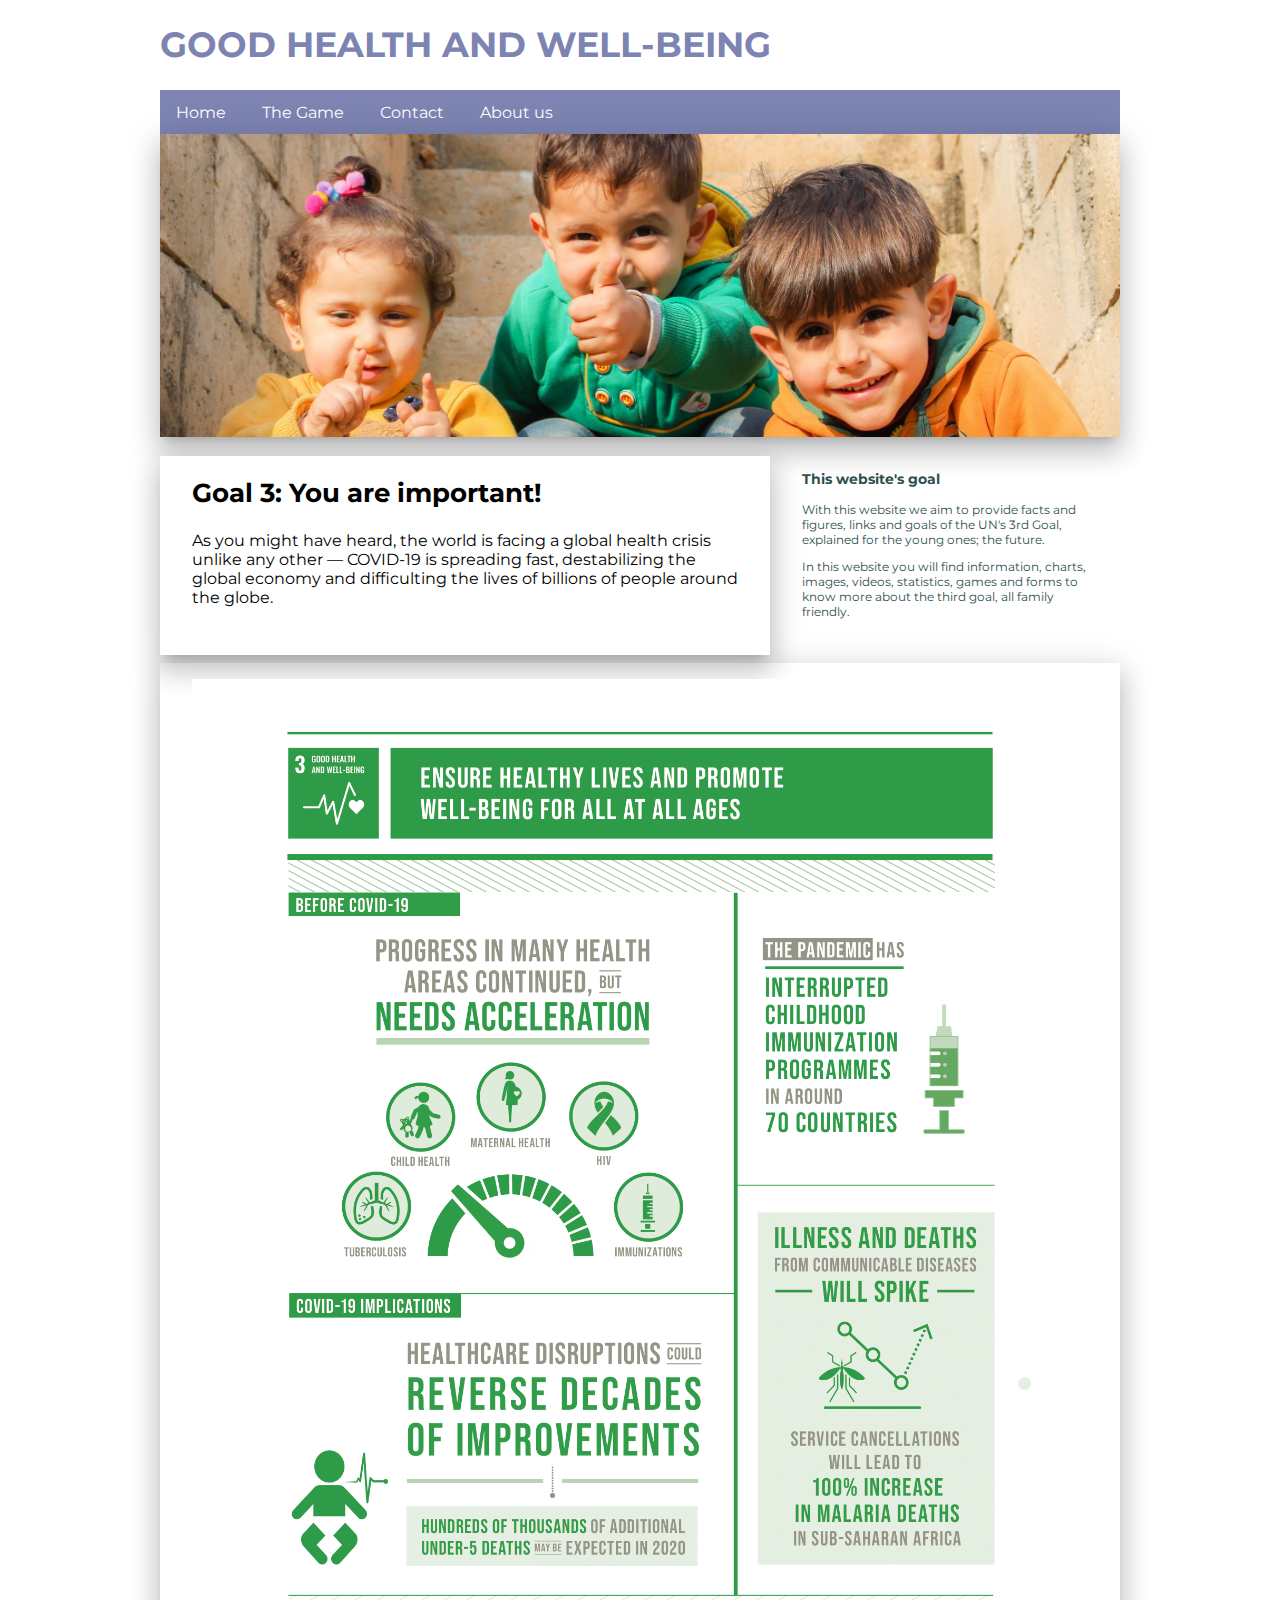
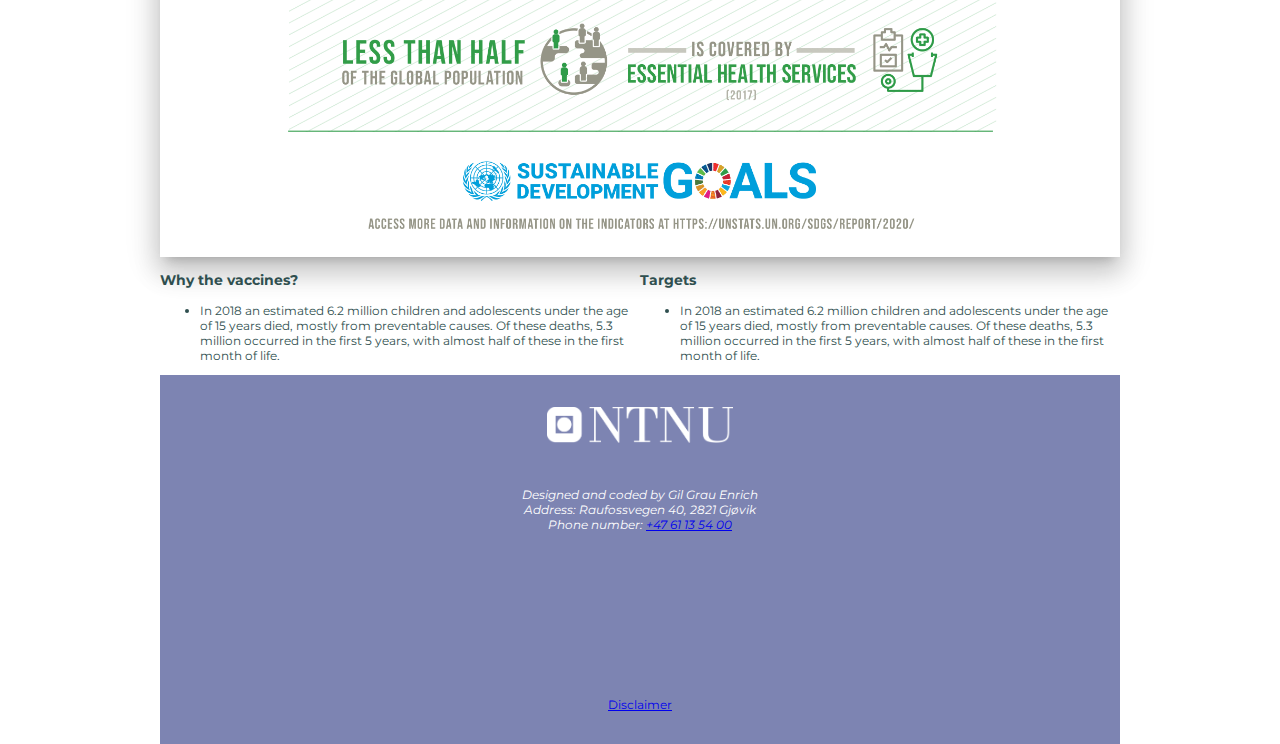
<file: index.html>
<!DOCTYPE html>
<html lang="en" dir="ltr">
  <head>
    <meta charset="utf-8">
    <meta name="description" content="Goal 3 of the United Nations">
    <meta name="keywords" content="UN, health, COVID-19">
    <meta name="author" content="Gil Grau">
    <meta name="viewport" content="width=device-width, initial-scale=1.0">
    <title>Oblig 3</title>
    <link rel="stylesheet" href="./styles/styles.css">
  </head>
  <body>
    <header>
    <h1>Good Health and Well-Being</h1>
    <ul>
      <li>
        <a href="./index.html">Home</a>
      </li>
      <li>
        <a href="./html/game.html">The Game</a>
      </li>
      <li>
        <a href="./html/engage.html">Contact</a>
      </li>
      <li>
        <a href="./html/about.html">About us</a>
      </li>
    </ul>
    </header>
    <main>
      <img class="imgheader" src="./img/children.jpg" alt="three children smiling" title="Three children smiling at the camera">
      <div class="container">
        <article class ="col1">
          <h2>Goal 3: You are important!</h2>
          <p>As you might have heard, the world is facing a global health crisis unlike any other — COVID-19 is spreading fast, destabilizing the global economy and difficulting the lives of billions of people around the globe. </p>
          <!--<p class="important">That's why we need your help.</p>-->
        </article>
        <article class ="col2">
          <h3>This website's goal</h3>
          <p>With this website we aim to provide facts and figures, links and goals of the UN's 3rd Goal, explained for the young ones; the future.</p>
          <p>In this website you will find information, charts, images, videos, statistics, games and forms to know more about the third goal, all family friendly.</p>
        </article>
      </div>
      <div>
        <a href="./img/info.png" target="_blank"><img src="img/info.png" alt="infographic detailing facts about goal 3." title="The inphographic detailing goal 3 of the United Nations">
        </a>
      
      </div>
      <div class="container">
        <article>
          <h3>Why the vaccines?</h3>
          <ul>
            <li>In 2018 an estimated 6.2 million children and adolescents under the age of 15 years died, mostly from preventable causes. Of these deaths, 5.3 million occurred in the first 5 years, with almost half of these in the first month of life.</li>
          </ul>
        </article>
        <article>
          <h3>Targets</h3>
          <ul>
            <li>In 2018 an estimated 6.2 million children and adolescents under the age of 15 years died, mostly from preventable causes. Of these deaths, 5.3 million occurred in the first 5 years, with almost half of these in the first month of life.</li>
          </ul>
        </article>
      </article>
    </main>
    <footer>
      <div class="imgfooter">
        <img src="img/ntnu_logo.png">
      </div>
      <address>
        <p>Designed and coded by Gil Grau Enrich<br>Address: Raufossvegen 40, 2821 Gjøvik <br>Phone number: <a href="tel:+4761135400">+47 61 13 54 00</a></p>
        <div class="mapouter">
          <div class="gmap_canvas">
            <iframe width=100% height=100% id="gmap_canvas" src="https://maps.google.com/maps?q=Raufossvegen%2040,%202821%20Gj%C3%B8vik&t=&z=13&ie=UTF8&iwloc=&output=embed" frameborder="0" scrolling="no" marginheight="0" marginwidth="0"></iframe>
            <br>
            <style>
              .mapouter{position:relative;text-align:right;height:100%;width:100%;}
            </style>
            <style>
              .gmap_canvas {overflow:hidden;background:none!important;height:100%;width:100%;}
            </style>
          </div>
        </div>
      </address>
      <a href="./html/disclaimer.html">Disclaimer</a>
    </footer>
  </body>
</html>
</file>
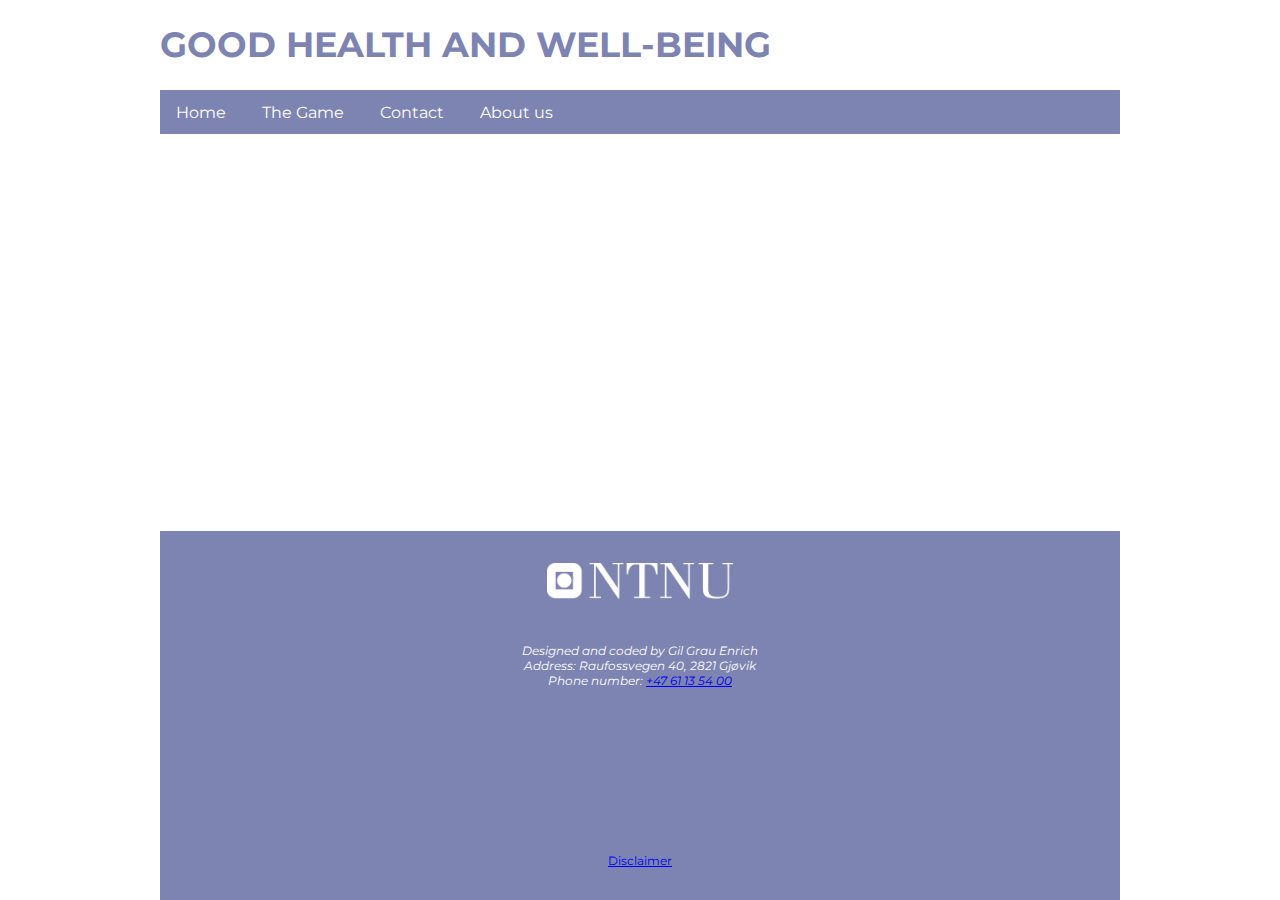
<file: html/about.html>
<!DOCTYPE html>
<html>
<head>
    <meta charset="utf-8">
    <title>About</title>
    <link rel="stylesheet" href="../styles/styles.css">
</head>
<body>
    <header>
        <h1>Good Health and Well-Being</h1>
        <ul>
          <li>
            <a href="../index.html">Home</a>
          </li>
          <li>
            <a href="./game.html">The Game</a>
          </li>
          <li>
            <a href="./engage.html">Contact</a>
          </li>
          <li>
            <a href="./about.html">About us</a>
          </li>
        </ul>
    </header>
    <main>

    </main>
    <footer>
      <div class="imgfooter">
        <img src="../img/ntnu_logo.png">
      </div>
      <address>
        <p>Designed and coded by Gil Grau Enrich<br>Address: Raufossvegen 40, 2821 Gjøvik <br>Phone number: <a href="tel:+4761135400">+47 61 13 54 00</a></p>
        <div class="mapouter">
          <div class="gmap_canvas">
            <iframe width=100% height=100% id="gmap_canvas" src="https://maps.google.com/maps?q=Raufossvegen%2040,%202821%20Gj%C3%B8vik&t=&z=13&ie=UTF8&iwloc=&output=embed" frameborder="0" scrolling="no" marginheight="0" marginwidth="0"></iframe>
            <br>
            <style>
              .mapouter{position:relative;text-align:right;height:100%;width:100%;}
            </style>
            <style>
              .gmap_canvas {overflow:hidden;background:none!important;height:100%;width:100%;}
            </style>
          </div>
        </div>
      </address>
      <a href="./html/disclaimer.html">Disclaimer</a>
    </footer>
</body>
</html>
</file>
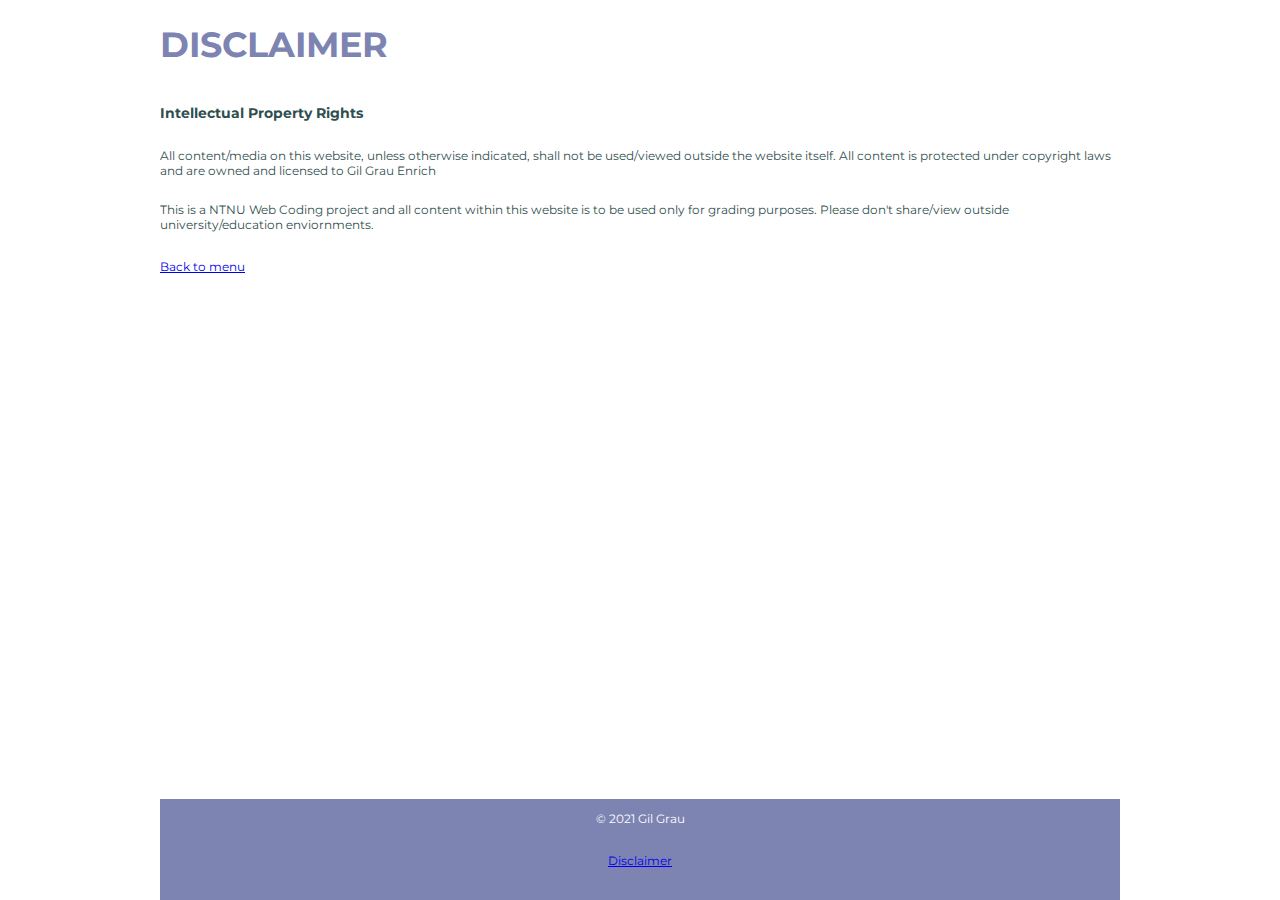
<file: html/disclaimer.html>
<!DOCTYPE html>
<html lang="en">
    <head>
        <title>Disclaimer</title>
        <link rel="stylesheet" href="../styles/styles.css">
        <meta charset="UTF-8" >
        <meta name="description" content="Gil Grau Portfolio">
        <meta name="keywords" content="Portfolio, Student, HTML">
        <meta name="author" content="Gil Grau">
        <meta name="viewport" content="width=device-width, initial-scale=1.0">
    </head>
    <body>
        <!--Did the copyright thing because most webs have it-->
        <h1>DISCLAIMER</h1>
        <h3>Intellectual Property Rights</h3>
        <p>All content/media on this website, unless otherwise indicated, shall not be used/viewed outside the website itself. All content is protected under copyright laws and are owned and licensed to Gil Grau Enrich</p>
        <p>This is a NTNU Web Coding project and all content within this website is to be used only for grading purposes. Please don't share/view outside university/education enviornments.</p><br>
        <a href="../index.html">Back to menu</a>
        <footer>
            <p>&copy; 2021 Gil Grau </p><br>
            <a href="./copyright.html">Disclaimer</a>
        </footer>
    </body>
</html>
</file>
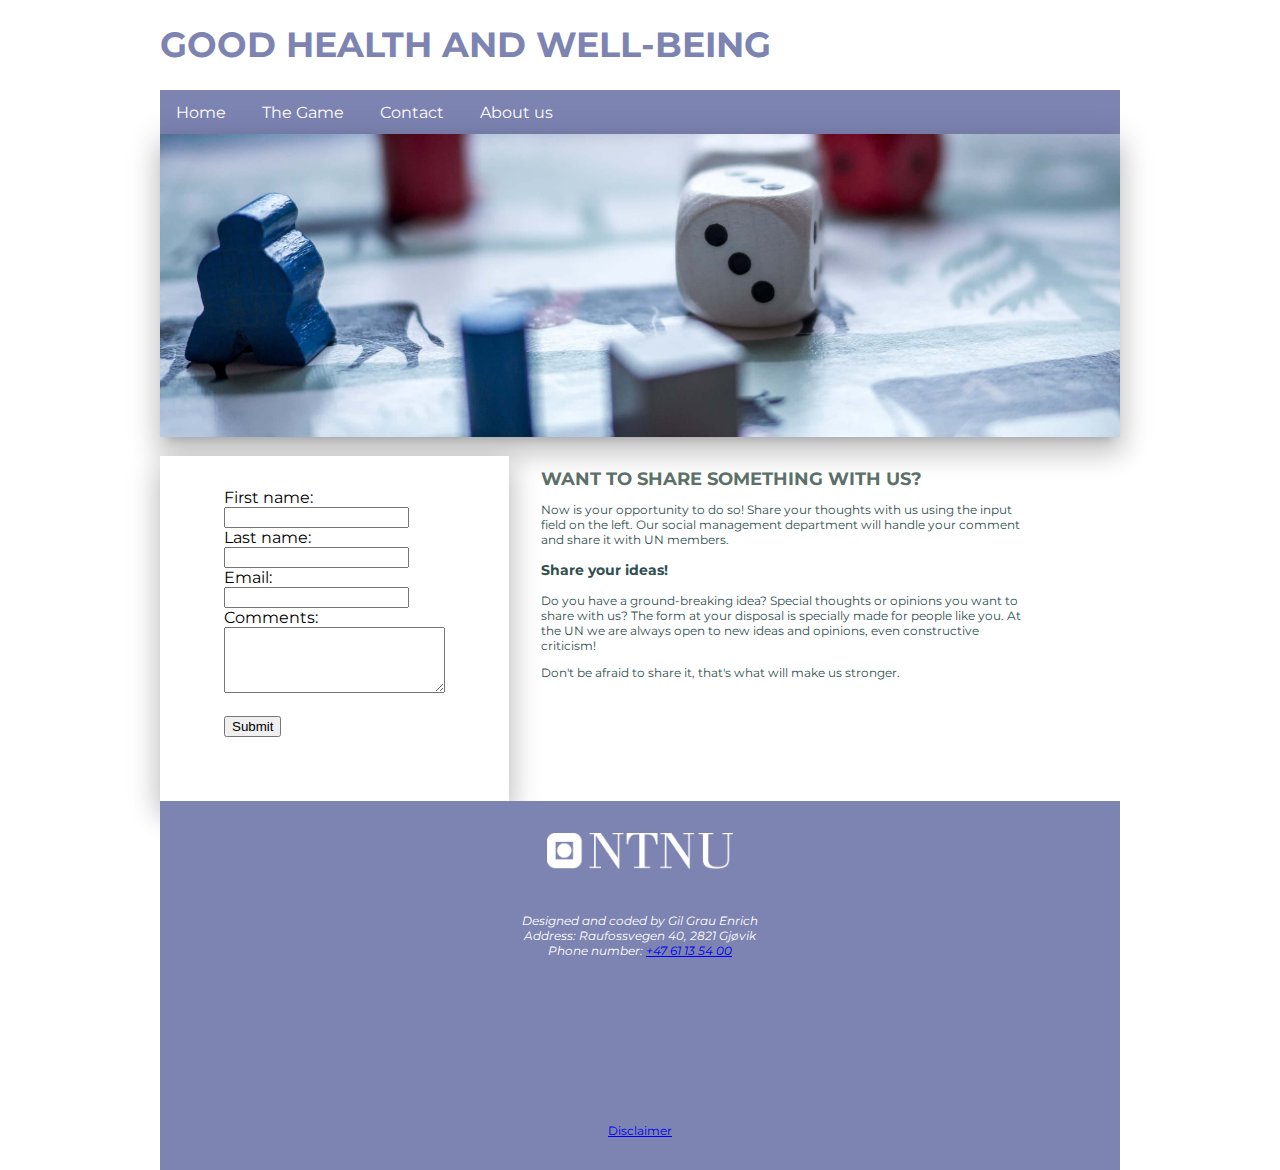
<file: html/engage.html>
<!DOCTYPE html>
<html>
<head>
    <meta charset="utf-8">
    <title>Contact</title>
    <link rel="stylesheet" href="../styles/styles.css">
</head>
<body>
    <header>
        <h1>Good Health and Well-Being</h1>
        <ul>
          <li>
            <a href="../index.html">Home</a>
          </li>
          <li>
            <a href="./game.html">The Game</a>
          </li>
          <li>
            <a href="./engage.html">Contact</a>
          </li>
          <li>
            <a href="./about.html">About us</a>
          </li>
        </ul>
    </header>
    <main>
      <img class="imgheader" src="../img/games-min.jpg" alt="GAme equipment" title="Dices and game pieces,ready to play!">
        <div class="container">
            <article class="col1">
                <form action="">
                    <label for="fname">First name:</label><br>
                    <input type="text" id="fname" name="fname"><br>
                    <label for="lname">Last name:</label><br>
                    <input type="text" id="lname" name="lname"><br>
                    <label for="mail">Email:</label><br>
                    <input type="text" id="mail" name="mail"><br>
                    <label>Comments:</label><br>
                    <textarea rows="4" cols="25">
                    </textarea><br><br>
                    <input type="submit" value="Submit">
                </form> 
            </article>
            <article class="col2">
                <h1 class="other">Want to share something with us?</h1>
                <p>Now is your opportunity to do so! Share your thoughts with us using the input field on the left. Our social management department will handle your comment and share it with UN members.</p>
                <h3>Share your ideas!</h3>
                <p>Do you have a ground-breaking idea? Special thoughts or opinions you want to share with us? The form at your disposal is specially made for people like you. At the UN we are always open to new ideas and opinions, even constructive criticism!</p>
                <p>Don't be afraid to share it, that's what will make us stronger.</p>
            </article>
        </div>
    </main>
    <footer>
      <div class="imgfooter">
        <img src="../img/ntnu_logo.png">
      </div>
      <address>
        <p>Designed and coded by Gil Grau Enrich<br>Address: Raufossvegen 40, 2821 Gjøvik <br>Phone number: <a href="tel:+4761135400">+47 61 13 54 00</a></p>
        <div class="mapouter">
          <div class="gmap_canvas">
            <iframe width=100% height=100% id="gmap_canvas" src="https://maps.google.com/maps?q=Raufossvegen%2040,%202821%20Gj%C3%B8vik&t=&z=13&ie=UTF8&iwloc=&output=embed" frameborder="0" scrolling="no" marginheight="0" marginwidth="0"></iframe>
            <br>
            <style>
              .mapouter{position:relative;text-align:right;height:100%;width:100%;}
            </style>
            <style>
              .gmap_canvas {overflow:hidden;background:none!important;height:100%;width:100%;}
            </style>
          </div>
        </div>
      </address>
      <a href="./html/disclaimer.html">Disclaimer</a>
    </footer>
</body>
</html>
</file>
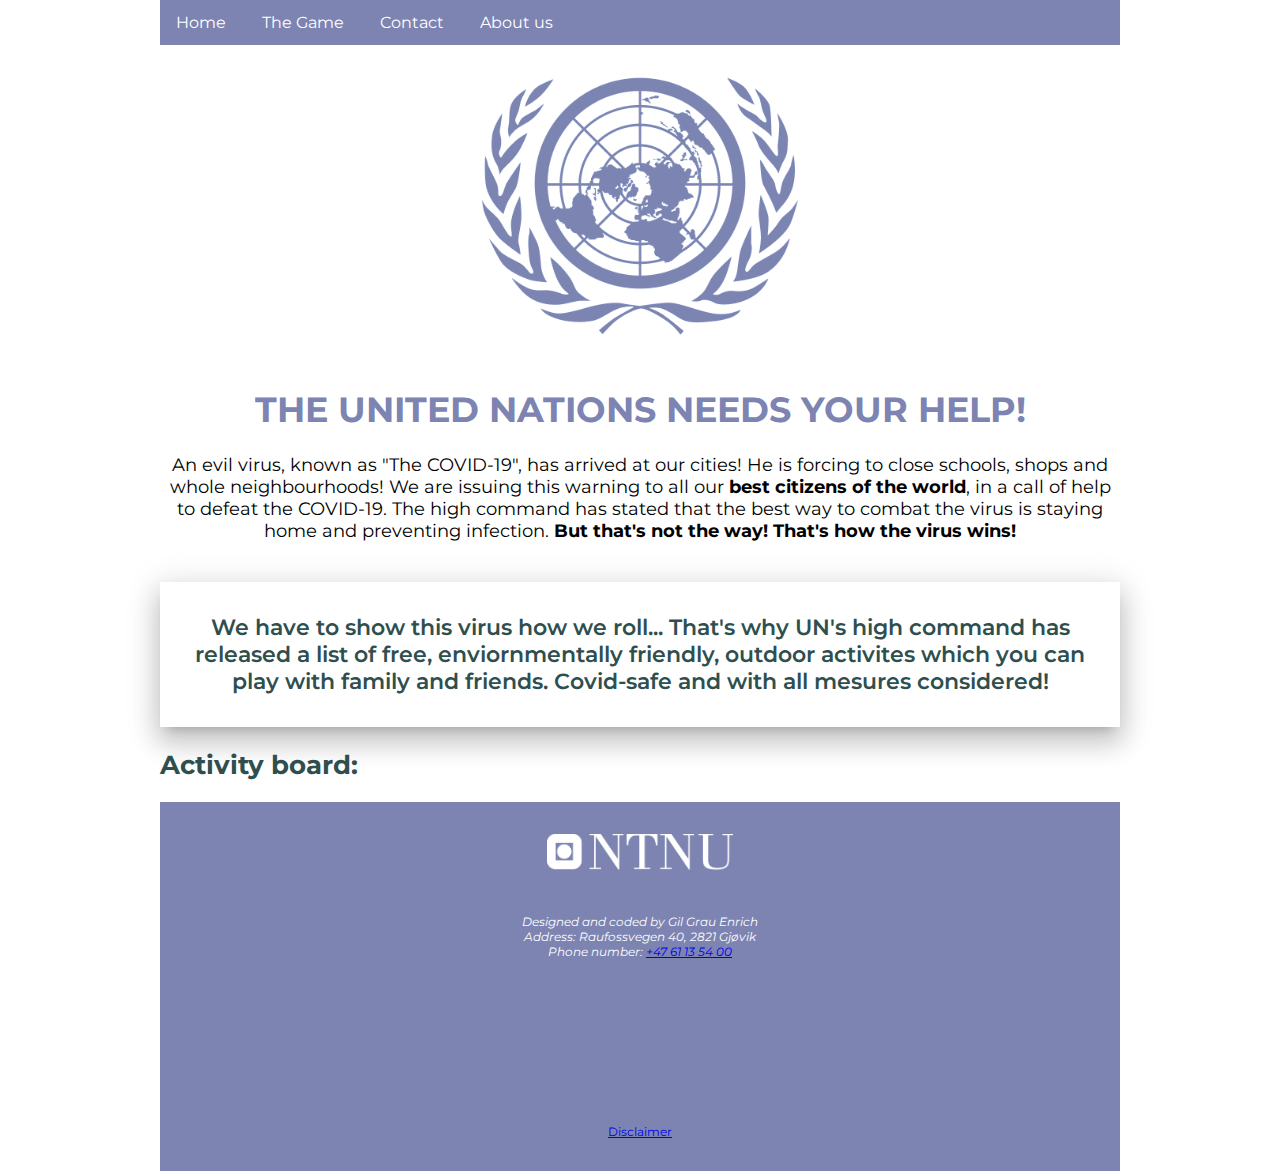
<file: html/game.html>
<!DOCTYPE html>
<html>
<head>
    <meta charset="utf-8">
    <title>The Game</title>
    <link rel="stylesheet" href="../styles/styles.css">
</head>
<body>
    <header>
        <ul>
          <li>
            <a href="../index.html">Home</a>
          </li>
          <li>
            <a href="./game.html">The Game</a>
          </li>
          <li>
            <a href="./engage.html">Contact</a>
          </li>
          <li>
            <a href="./about.html">About us</a>
          </li>
        </ul>
    </header>
    <main>
        <article class="important">
          <img src="../img/logo.png">
          <h1>The United Nations needs your help!</h1>
          <p>An evil virus, known as "The COVID-19", has arrived at our cities! He is forcing to close schools, shops and whole neighbourhoods! We are issuing this warning to all our <b>best citizens of the world</b>, in a call of help to defeat the COVID-19.
          The high command has stated that the best way to combat the virus is staying home and preventing infection. <b>But that's not the way! That's how the virus wins!</b> <br><br>
          </p>
          <div class="col3">We have to show this virus how we roll... That's why UN's high command has released a list of free, enviornmentally friendly, outdoor activites which you can play with family and friends. Covid-safe and with all mesures considered! </div>
        </article>
        
        <article>
          <h2>Activity board:</h2>
        </article>
    </main>
    <footer>
      <div class="imgfooter">
        <img src="../img/ntnu_logo.png">
      </div>
      <address>
        <p>Designed and coded by Gil Grau Enrich<br>Address: Raufossvegen 40, 2821 Gjøvik <br>Phone number: <a href="tel:+4761135400">+47 61 13 54 00</a></p>
        <div class="mapouter">
          <div class="gmap_canvas">
            <iframe width=100% height=100% id="gmap_canvas" src="https://maps.google.com/maps?q=Raufossvegen%2040,%202821%20Gj%C3%B8vik&t=&z=13&ie=UTF8&iwloc=&output=embed" frameborder="0" scrolling="no" marginheight="0" marginwidth="0"></iframe>
            <br>
            <style>
              .mapouter{position:relative;text-align:right;height:100%;width:100%;}
            </style>
            <style>
              .gmap_canvas {overflow:hidden;background:none!important;height:100%;width:100%;}
            </style>
          </div>
        </div>
      </address>
      <a href="./html/disclaimer.html">Disclaimer</a>
    </footer>
</body>
</html>
</file>
<file: styles/styles.css>
/*Styles to make the form readable, just ignore.*/
@import url('https://fonts.googleapis.com/css2?family=Montserrat&display=swap');
@import url('https://fonts.googleapis.com/css2?family=Montserrat:wght@700&display=swap');

body {
    font-family: 'Montserrat','Lucida Sans Unicode', 'Lucida Grande', 'Lucida Sans', Arial, sans-serif;
    font-size: 12px;
    color: darkslategrey;
    margin:2rem 10rem 0rem 10rem;
    min-height: 100vh;
    display: flex;
    flex-direction: column;
}

header a{
  padding: 0.8rem 1rem 0.8rem 1rem;
  color:white;
  text-decoration: none;
}

header a:hover{
  color: #7D84B2;
  font-weight: bold;
  cursor: pointer;
  text-decoration:underline;
  background-color: white;
}

header ul{
  padding: 0.8rem 1rem 0.8rem 0;
  margin: 0;
  font-size: 16px;
  background-color: #7D84B2;
}

header li{
  /*padding: 0.8rem 1rem 0.8rem 1rem;*/
  padding: 0;
  margin: 0;
  display:inline;
}

h1 {
  text-transform: uppercase;
  font-weight: bold;
  font-size: 35px;
  color: #7D84B2;
}

h1.other{
  color: #5b7068;
  font-size: 18px;
}

h2{
  font-size: 26px;

}

img {
  max-width: 100%;
}

form {
  padding: 2rem 2rem 2rem 2rem;
  max-width: 100%;
}

.important {
  text-align: center;
}

article.important > p{
  color: black;
  font-size: 18px;
}

article.important > img{
  max-width: 33%;
}

article.important > p.signature{
  font-weight: bold;
  color: #7D84B2;
  font-style: italic;
}

.imgheader{
  /*Box shadow source: https://getcssscan.com/css-box-shadow-examples*/
  z-index: -1;
  box-shadow: 0px 16px 24px 2px rgba(0,0,0,0.14) , 0px 6px 30px 5px rgba(0,0,0,0.12) , 0px 8px 10px -7px rgba(0,0,0,0.2);
}
.container{
  display:grid;
}

.col1 {
  margin-top: 1rem;
  padding: 0rem 2rem 2rem 2rem;
  max-width: 100%;
  font-size: 16px;
  color: black;
  background-color: white;
  /*Box shadow source: https://getcssscan.com/css-box-shadow-examples*/
  box-shadow: 0px 16px 24px 2px rgba(0,0,0,0.14) , 0px 6px 30px 5px rgba(0,0,0,0.12) , 0px 8px 10px -7px rgba(0,0,0,0.2);
}

.col2 {
  padding: 0rem 2rem 2rem 2rem;
  margin-top: 1rem;
  max-width: 50%;
  text-align: left;

}

.col3 {
  padding: 2rem 2rem 2rem 2rem;
  max-width: 100%;
  font-size: 22px;
  font-weight: 600;
  color: darkslategrey;
  background-color: white;
  /*Box shadow source: https://getcssscan.com/css-box-shadow-examples*/
  box-shadow: 0px 16px 24px 2px rgba(0,0,0,0.14) , 0px 6px 30px 5px rgba(0,0,0,0.12) , 0px 8px 10px -7px rgba(0,0,0,0.2);
}

div:nth-of-type(2){
  background-color: white;
  /*Box shadow source: https://getcssscan.com/css-box-shadow-examples*/
  box-shadow: 0px 16px 24px 2px rgba(0,0,0,0.14) , 0px 6px 30px 5px rgba(0,0,0,0.12) , 0px 8px 10px -7px rgba(0,0,0,0.2);
  
  padding: 1rem 2rem 1rem 2rem;
}

footer {
  background-color:#7D84B2;
  margin: 0;
  margin-top: auto;
  padding: 0 1rem 2rem 1rem;
  color: white;
  text-align: center;
}



.imgfooter{
  display: flex;
  max-width: 20%;
  max-height: auto;
  padding: 2rem 0 2rem 0;
  margin: auto;
}
@media only screen and (max-width: 600px){
  body {  
    margin:0 0.5rem 0rem 0.5rem;
  }

  .imgfooter{
    max-width: 33%; 
  }

  a {
    font-size: 15px;
  }
  
  .col2{

    background-color: white;
    box-shadow: 0px 16px 24px 2px rgba(0,0,0,0.14) , 0px 6px 30px 5px rgba(0,0,0,0.12) , 0px 8px 10px -7px rgba(0,0,0,0.2);
    border-radius: 0px;
  }
}

@media only screen and (min-width: 600px){
  body {  
    margin:0 2rem 0rem 2rem;
  }

}

@media only screen and (min-width: 900px){
  body {  
    margin:0 10rem 0rem 10rem;
  }

  .container {
    display: flex;
    align-items: flex-start;
    align-content:flex-start;
  }
  
}
</file>
